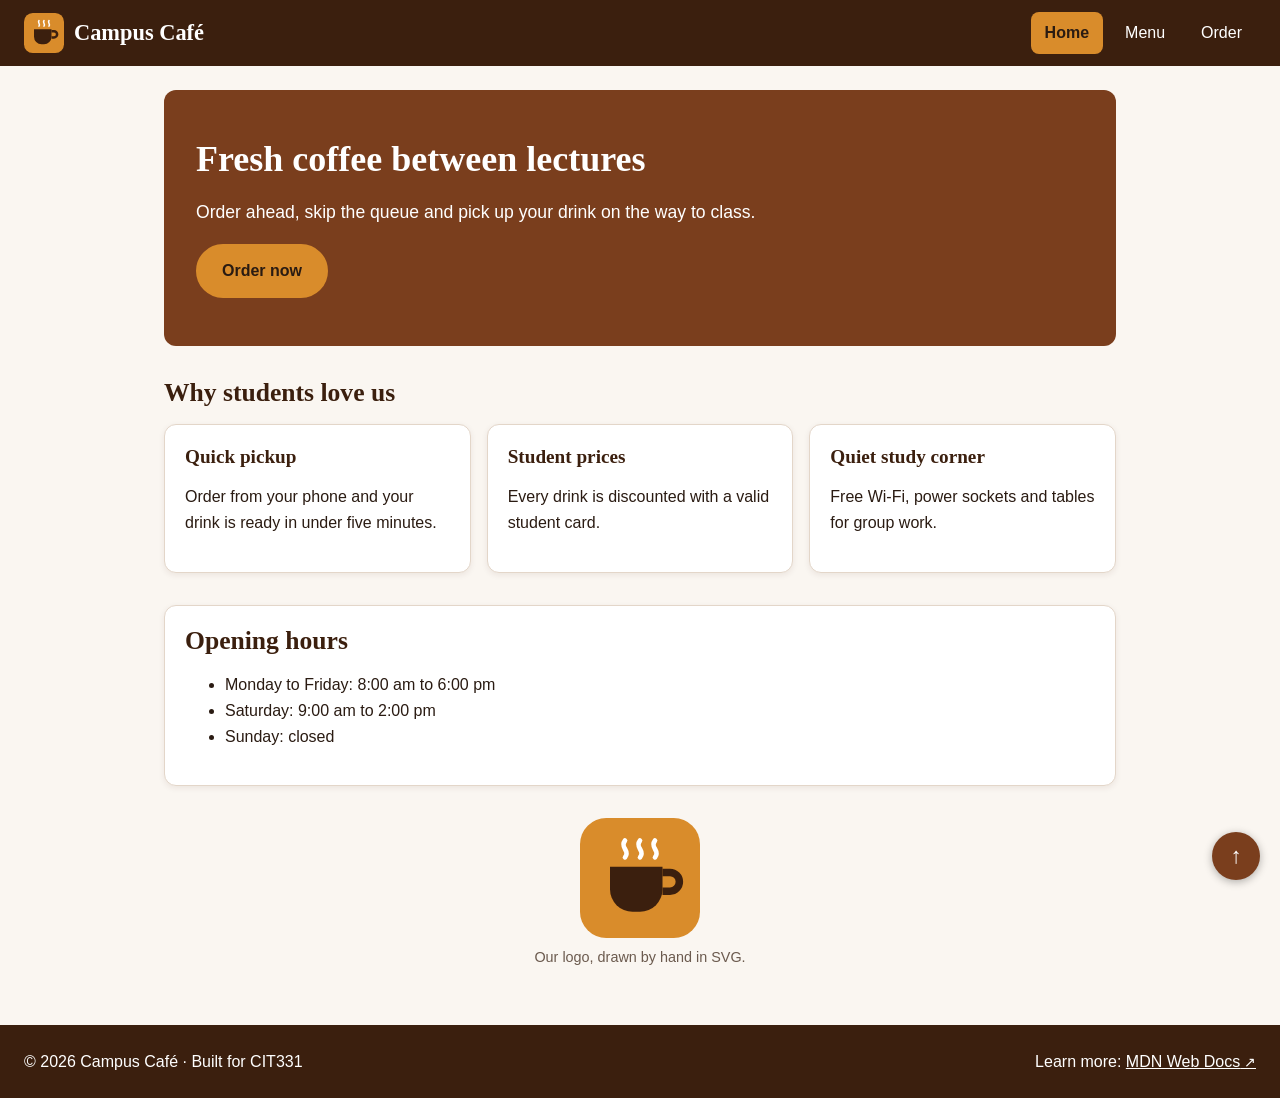
<file: index.html>
<!DOCTYPE html>
<html lang="en">
<head>
  <meta charset="UTF-8">
  <meta name="viewport" content="width=device-width, initial-scale=1.0">
  <meta name="description" content="Campus Café: fresh coffee, snacks and a quiet study space.">
  <title>Campus Café | Home</title>
  <link rel="stylesheet" href="css/styles.css">
</head>
<body id="top">
  <a class="skip-link" href="#main">Skip to main content</a>

  <header class="site-header">
    <a class="brand" href="index.html">
      <img src="images/logo.svg" alt="" width="40" height="40">
      <span>Campus Café</span>
    </a>
    <nav aria-label="Main">
      <ul class="nav-list">
        <li><a href="index.html" class="active" aria-current="page">Home</a></li>
        <li><a href="menu.html">Menu</a></li>
        <li><a href="order.html">Order</a></li>
      </ul>
    </nav>
  </header>

  <main id="main">
    <section class="hero">
      <h1>Fresh coffee between lectures</h1>
      <p>Order ahead, skip the queue and pick up your drink on the way to class.</p>
      <a class="btn" href="order.html">Order now</a>
    </section>

    <section class="highlights">
      <h2>Why students love us</h2>
      <div class="card-row">
        <article class="card">
          <h3>Quick pickup</h3>
          <p>Order from your phone and your drink is ready in under five minutes.</p>
        </article>
        <article class="card">
          <h3>Student prices</h3>
          <p>Every drink is discounted with a valid student card.</p>
        </article>
        <article class="card">
          <h3>Quiet study corner</h3>
          <p>Free Wi-Fi, power sockets and tables for group work.</p>
        </article>
      </div>
    </section>

    <aside class="card notice">
      <h2>Opening hours</h2>
      <ul>
        <li>Monday to Friday: <time datetime="08:00">8:00 am</time> to <time datetime="18:00">6:00 pm</time></li>
        <li>Saturday: <time datetime="09:00">9:00 am</time> to <time datetime="14:00">2:00 pm</time></li>
        <li>Sunday: closed</li>
      </ul>
    </aside>

    <figure class="logo-figure">
      <img src="images/logo.svg" alt="Campus Café logo: a coffee cup with steam" width="120" height="120">
      <figcaption>Our logo, drawn by hand in SVG.</figcaption>
    </figure>
  </main>

  <footer class="site-footer">
    <p>&copy; 2026 Campus Café &middot; Built for CIT331</p>
    <p>Learn more: <a href="https://developer.mozilla.org/" target="_blank" rel="noopener noreferrer">MDN Web Docs</a></p>
  </footer>

  <a class="back-to-top" href="#top" aria-label="Back to top">&uarr;</a>
</body>
</html>
</file>
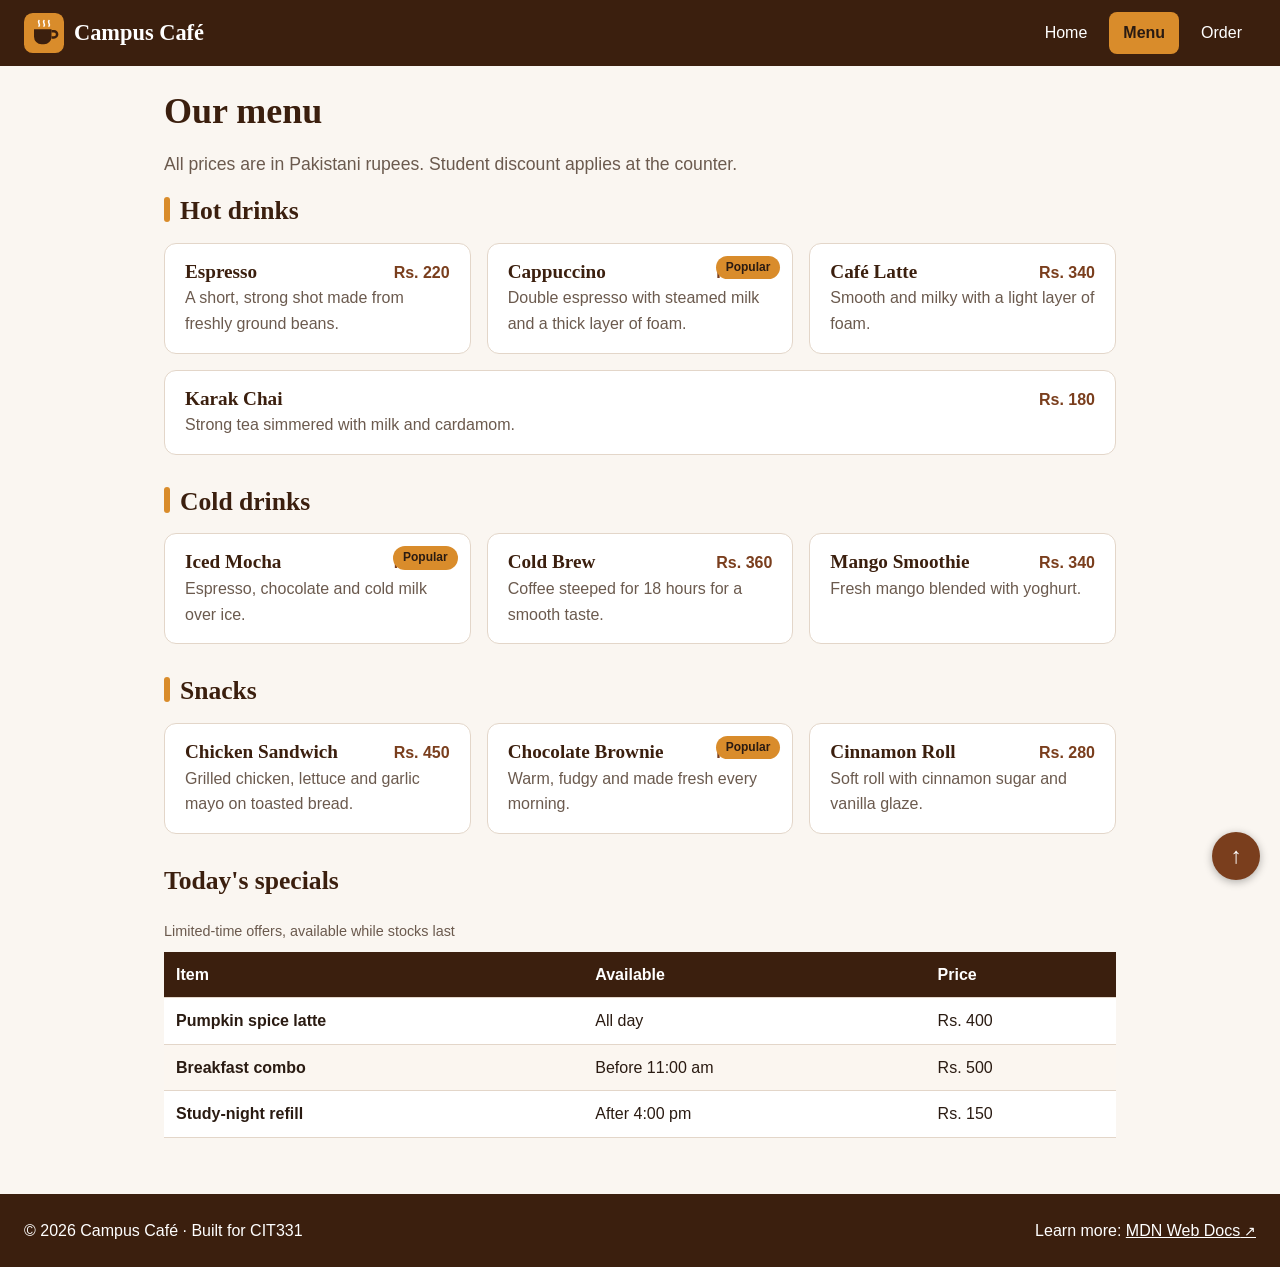
<file: menu.html>
<!DOCTYPE html>
<html lang="en">
<head>
  <meta charset="UTF-8">
  <meta name="viewport" content="width=device-width, initial-scale=1.0">
  <meta name="description" content="The Campus Café menu: hot drinks, cold drinks and snacks.">
  <title>Campus Café | Menu</title>
  <link rel="stylesheet" href="css/styles.css">
</head>
<body id="top">
  <a class="skip-link" href="#main">Skip to main content</a>

  <header class="site-header">
    <a class="brand" href="index.html">
      <img src="images/logo.svg" alt="" width="40" height="40">
      <span>Campus Café</span>
    </a>
    <nav aria-label="Main">
      <ul class="nav-list">
        <li><a href="index.html">Home</a></li>
        <li><a href="menu.html" class="active" aria-current="page">Menu</a></li>
        <li><a href="order.html">Order</a></li>
      </ul>
    </nav>
  </header>

  <main id="main">
    <h1>Our menu</h1>
    <p>All prices are in Pakistani rupees. Student discount applies at the counter.</p>

    <section class="menu-group">
      <h2>Hot drinks</h2>
      <div class="menu-list">
        <article class="menu-item">
          <div class="item-head">
            <h3>Espresso</h3>
            <span class="price">Rs. 220</span>
          </div>
          <p>A short, strong shot made from freshly ground beans.</p>
        </article>

        <article class="menu-item">
          <span class="badge">Popular</span>
          <div class="item-head">
            <h3>Cappuccino</h3>
            <span class="price">Rs. 320</span>
          </div>
          <p>Double espresso with steamed milk and a thick layer of foam.</p>
        </article>

        <article class="menu-item">
          <div class="item-head">
            <h3>Caf&eacute; Latte</h3>
            <span class="price">Rs. 340</span>
          </div>
          <p>Smooth and milky with a light layer of foam.</p>
        </article>

        <article class="menu-item">
          <div class="item-head">
            <h3>Karak Chai</h3>
            <span class="price">Rs. 180</span>
          </div>
          <p>Strong tea simmered with milk and cardamom.</p>
        </article>
      </div>
    </section>

    <section class="menu-group">
      <h2>Cold drinks</h2>
      <div class="menu-list">
        <article class="menu-item">
          <span class="badge">Popular</span>
          <div class="item-head">
            <h3>Iced Mocha</h3>
            <span class="price">Rs. 380</span>
          </div>
          <p>Espresso, chocolate and cold milk over ice.</p>
        </article>

        <article class="menu-item">
          <div class="item-head">
            <h3>Cold Brew</h3>
            <span class="price">Rs. 360</span>
          </div>
          <p>Coffee steeped for 18 hours for a smooth taste.</p>
        </article>

        <article class="menu-item">
          <div class="item-head">
            <h3>Mango Smoothie</h3>
            <span class="price">Rs. 340</span>
          </div>
          <p>Fresh mango blended with yoghurt.</p>
        </article>
      </div>
    </section>

    <section class="menu-group">
      <h2>Snacks</h2>
      <div class="menu-list">
        <article class="menu-item">
          <div class="item-head">
            <h3>Chicken Sandwich</h3>
            <span class="price">Rs. 450</span>
          </div>
          <p>Grilled chicken, lettuce and garlic mayo on toasted bread.</p>
        </article>

        <article class="menu-item">
          <span class="badge">Popular</span>
          <div class="item-head">
            <h3>Chocolate Brownie</h3>
            <span class="price">Rs. 250</span>
          </div>
          <p>Warm, fudgy and made fresh every morning.</p>
        </article>

        <article class="menu-item">
          <div class="item-head">
            <h3>Cinnamon Roll</h3>
            <span class="price">Rs. 280</span>
          </div>
          <p>Soft roll with cinnamon sugar and vanilla glaze.</p>
        </article>
      </div>
    </section>

    <section class="specials">
      <h2>Today's specials</h2>
      <div class="table-wrap">
        <table>
          <caption>Limited-time offers, available while stocks last</caption>
          <thead>
            <tr>
              <th scope="col">Item</th>
              <th scope="col">Available</th>
              <th scope="col">Price</th>
            </tr>
          </thead>
          <tbody>
            <tr><th scope="row">Pumpkin spice latte</th><td>All day</td><td>Rs. 400</td></tr>
            <tr><th scope="row">Breakfast combo</th><td>Before 11:00 am</td><td>Rs. 500</td></tr>
            <tr><th scope="row">Study-night refill</th><td>After 4:00 pm</td><td>Rs. 150</td></tr>
          </tbody>
        </table>
      </div>
    </section>
  </main>

  <footer class="site-footer">
    <p>&copy; 2026 Campus Caf&eacute; &middot; Built for CIT331</p>
    <p>Learn more: <a href="https://developer.mozilla.org/" target="_blank" rel="noopener noreferrer">MDN Web Docs</a></p>
  </footer>

  <a class="back-to-top" href="#top" aria-label="Back to top">&uarr;</a>
</body>
</html>
</file>
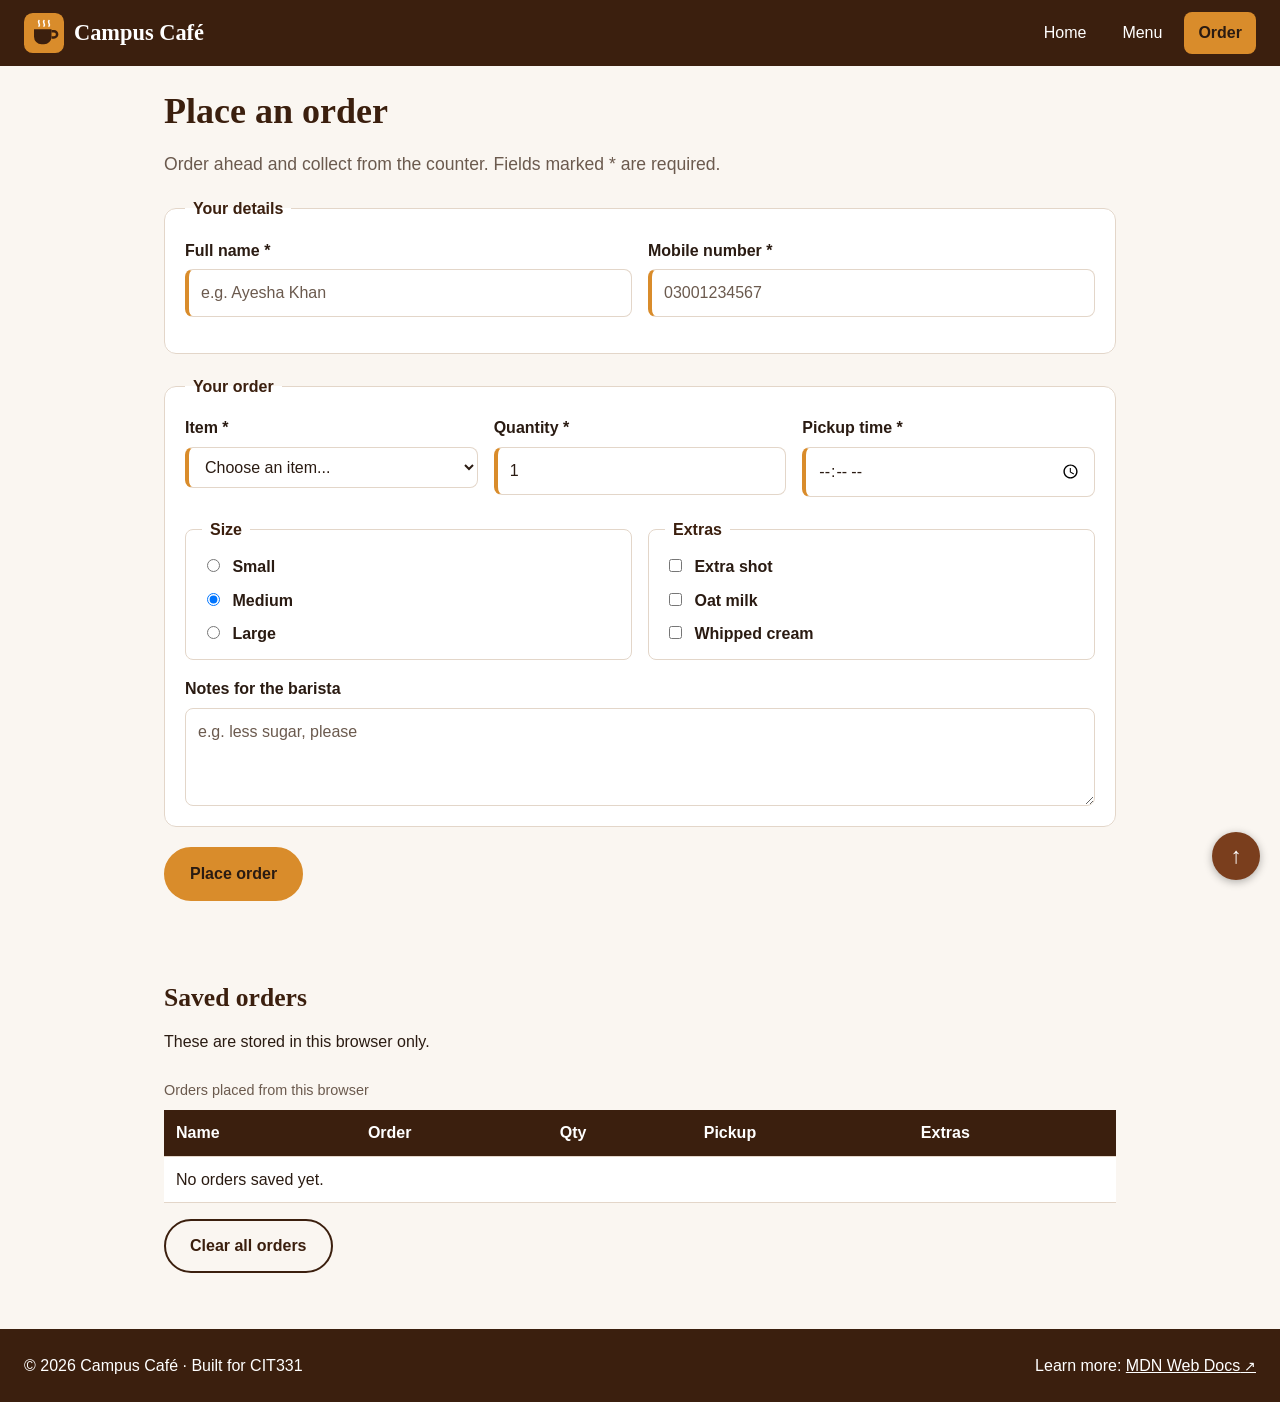
<file: order.html>
<!DOCTYPE html>
<html lang="en">
<head>
  <meta charset="UTF-8">
  <meta name="viewport" content="width=device-width, initial-scale=1.0">
  <meta name="description" content="Order ahead from Campus Café and collect at the counter.">
  <title>Campus Café | Order</title>
  <link rel="stylesheet" href="css/styles.css">
  <script src="js/order.js" defer></script>
</head>
<body id="top">
  <a class="skip-link" href="#main">Skip to main content</a>

  <header class="site-header">
    <a class="brand" href="index.html">
      <img src="images/logo.svg" alt="" width="40" height="40">
      <span>Campus Café</span>
    </a>
    <nav aria-label="Main">
      <ul class="nav-list">
        <li><a href="index.html">Home</a></li>
        <li><a href="menu.html">Menu</a></li>
        <li><a href="order.html" class="active" aria-current="page">Order</a></li>
      </ul>
    </nav>
  </header>

  <main id="main">
    <h1>Place an order</h1>
    <p>Order ahead and collect from the counter. Fields marked * are required.</p>

    <form id="order-form" action="#" method="post">
      <fieldset>
        <legend>Your details</legend>
        <div class="form-row">
          <div class="field">
            <label for="name">Full name *</label>
            <input type="text" id="name" name="name" required minlength="3"
                   maxlength="50" placeholder="e.g. Ayesha Khan"
                   autocomplete="name">
          </div>
          <div class="field">
            <label for="phone">Mobile number *</label>
            <input type="tel" id="phone" name="phone" required
                   pattern="03[0-9]{9}"
                   title="11 digits starting with 03, for example 03001234567"
                   placeholder="03001234567" autocomplete="tel">
          </div>
        </div>
      </fieldset>

      <fieldset>
        <legend>Your order</legend>

        <div class="form-row">
          <div class="field">
            <label for="item">Item *</label>
            <select id="item" name="item" required>
              <option value="">Choose an item...</option>
              <option>Espresso</option>
              <option>Cappuccino</option>
              <option>Cafe Latte</option>
              <option>Karak Chai</option>
              <option>Iced Mocha</option>
              <option>Cold Brew</option>
              <option>Mango Smoothie</option>
              <option>Chicken Sandwich</option>
              <option>Chocolate Brownie</option>
              <option>Cinnamon Roll</option>
            </select>
          </div>

          <div class="field">
            <label for="qty">Quantity *</label>
            <input type="number" id="qty" name="qty" required
                   min="1" max="10" value="1">
          </div>

          <div class="field">
            <label for="pickup">Pickup time *</label>
            <input type="time" id="pickup" name="pickup" required
                   min="08:00" max="18:00">
          </div>
        </div>

        <div class="form-row">
          <fieldset class="choice">
            <legend>Size</legend>
            <label><input type="radio" name="size" value="Small"> Small</label>
            <label><input type="radio" name="size" value="Medium" checked> Medium</label>
            <label><input type="radio" name="size" value="Large"> Large</label>
          </fieldset>

          <fieldset class="choice">
            <legend>Extras</legend>
            <label><input type="checkbox" name="extras" value="Extra shot"> Extra shot</label>
            <label><input type="checkbox" name="extras" value="Oat milk"> Oat milk</label>
            <label><input type="checkbox" name="extras" value="Whipped cream"> Whipped cream</label>
          </fieldset>
        </div>

        <div class="field">
          <label for="notes">Notes for the barista</label>
          <textarea id="notes" name="notes" rows="3" maxlength="200"
                    placeholder="e.g. less sugar, please"></textarea>
        </div>
      </fieldset>

      <button type="submit" class="btn">Place order</button>
      <p id="message" role="status" aria-live="polite"></p>
    </form>

    <section class="saved-orders">
      <h2>Saved orders</h2>
      <p>These are stored in this browser only.</p>

      <div class="table-wrap">
        <table>
          <caption>Orders placed from this browser</caption>
          <thead>
            <tr>
              <th scope="col">Name</th>
              <th scope="col">Order</th>
              <th scope="col">Qty</th>
              <th scope="col">Pickup</th>
              <th scope="col">Extras</th>
            </tr>
          </thead>
          <tbody id="orders-body"></tbody>
        </table>
      </div>

      <button type="button" id="clear-orders" class="btn btn-secondary">
        Clear all orders
      </button>
    </section>
  </main>

  <footer class="site-footer">
    <p>&copy; 2026 Campus Café &middot; Built for CIT331</p>
    <p>
      Learn more:
      <a href="https://developer.mozilla.org/" target="_blank"
         rel="noopener noreferrer">MDN Web Docs</a>
    </p>
  </footer>

  <a class="back-to-top" href="#top" aria-label="Back to top">&uarr;</a>
</body>
</html>
</file>
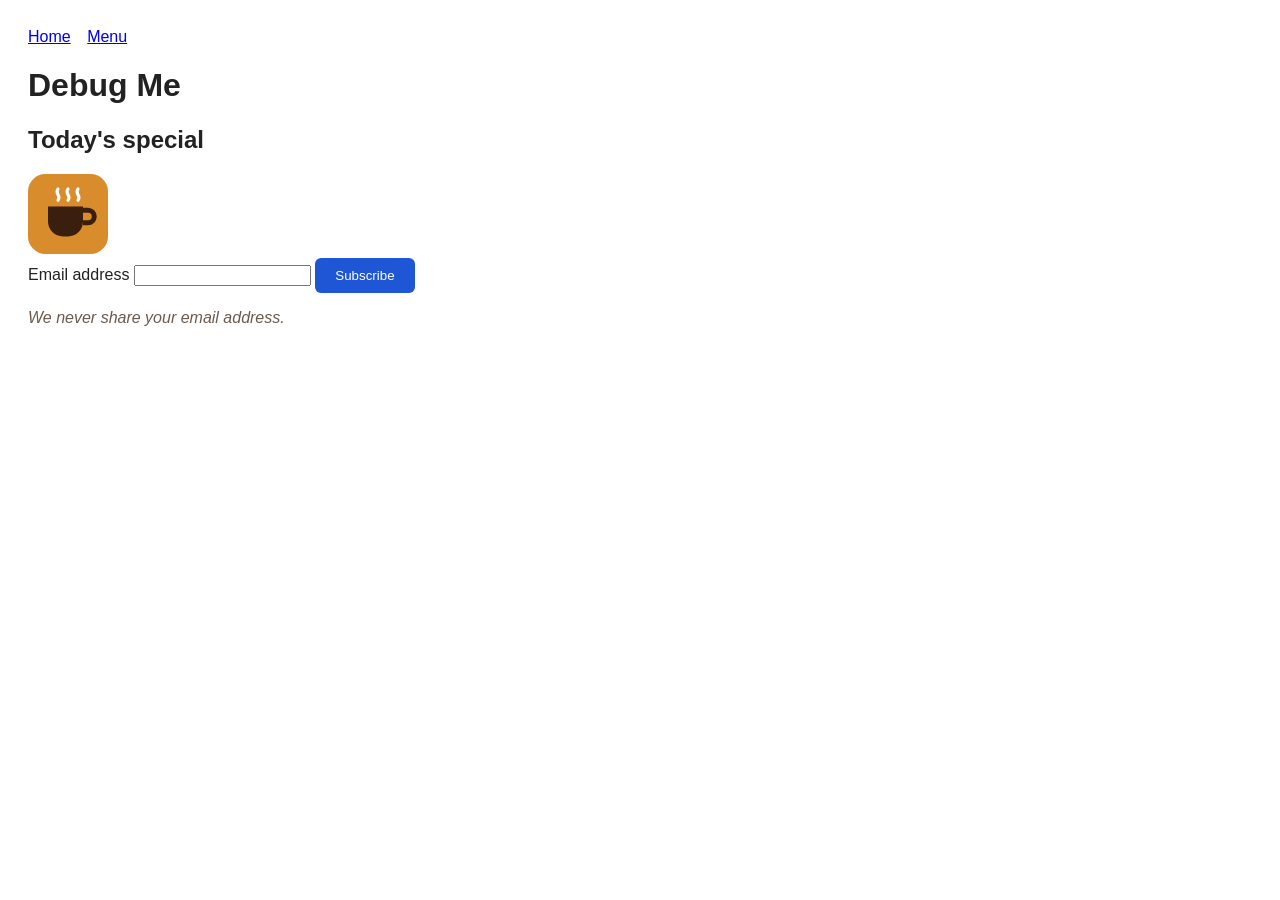
<file: debug/bugs.html>
<!DOCTYPE html>
<html lang="en">
<head>
  <meta charset="UTF-8">
  <meta name="viewport" content="width=device-width, initial-scale=1.0">
  <title>Debug Me</title>
  <link rel="stylesheet" href="bugs.css">
</head>
<body>
  <nav class="menu">
    <a href="../index.html">Home</a>
    <a href="../menu.html">Menu</a>
  </nav>

  <main>
    <h1>Debug Me</h1>
    <h2>Today's special</h2>
    <img src="../images/logo.svg" width="80" height="80" alt="Campus Cafe logo">

    <form>
      <label for="email">Email address</label>
      <input type="email" id="email" name="email" required>
      <button class="btn">Subscribe</button>
    </form>

    <p class="note">We never share your email address.</p>
  </main>
</body>
</html>
</file>
<file: css/styles.css>
/* ===== Campus Café: styles.css ===== */

/* ---------- 1. Reset, tokens and base typography ---------- */
*, *::before, *::after {
  box-sizing: border-box;
}

:root {
  --brand: #7a3e1d;
  --brand-dark: #3b1f0e;
  --accent: #d98c2b;
  --bg: #faf6f1;
  --surface: #ffffff;
  --text: #2a1b12;
  --muted: #6b5a4e;
  --border: #e3d6c9;
  --space: 16px;
  --radius: 12px;
}

body {
  margin: 0;
  font-family: "Segoe UI", Arial, sans-serif;
  font-size: 1rem;
  line-height: 1.6;
  color: var(--text);
  background: var(--bg);
}

/* ---------- 2. Headings, links, focus ---------- */
h1, h2, h3 {
  font-family: Georgia, "Times New Roman", serif;
  color: var(--brand-dark);
  line-height: 1.2;
}

h1 {
  font-size: 2.25rem;
  margin: 0 0 var(--space);
}

h2 {
  font-size: 1.6rem;
  margin: 0 0 var(--space);
}

h3 {
  font-size: 1.2rem;
  margin: 0 0 8px;
}

a {
  color: var(--brand);
}

a:hover {
  color: var(--brand-dark);
  text-decoration-thickness: 3px;
}

a:focus-visible,
button:focus-visible,
input:focus-visible,
select:focus-visible,
textarea:focus-visible {
  outline: 3px solid var(--brand);
  outline-offset: 3px;
}

/* ---------- 3. Page shell ---------- */
#main {
  max-width: 1000px;
  margin: 0 auto;
  padding: 24px;
}

main > section,
main > aside,
main > figure {
  margin: 0 0 32px;
}

h1 + p {
  font-size: 1.1rem;
  color: var(--muted);
}
.brand {
  color: #fff;
  text-decoration: none;
  font-family: Georgia, "Times New Roman", serif;
  font-size: 1.4rem;
  font-weight: 700;
}

.nav-list {
  list-style: none;
  margin: 12px 0 0;
  padding: 0;
}

.nav-list li {
  display: inline-block;
}

.nav-list a {
  display: inline-block;
  color: #fff;
  text-decoration: none;
  padding: 8px 14px;
  border-radius: 8px;
}

.nav-list a:not(.active):hover {
  background: rgba(255, 255, 255, 0.18);
}

.nav-list a.active {
  background: var(--accent);
  color: var(--text);
  font-weight: 700;
}

/* ---------- 5. Footer ---------- */
.site-footer {
  background: var(--brand-dark);
  color: #fff;
  padding: 20px 24px;
}

.site-footer p {
  margin: 4px 0;
}

.site-footer a {
  color: #fff;
}
/* ---------- 6. Hero, buttons, cards ---------- */
.hero {
  background: var(--brand);
  color: #fff;
  padding: 48px 32px;
  border-radius: var(--radius);
}

.hero h1,
.hero p {
  color: #fff;
}

.hero h1 { margin-bottom: 12px; }

.btn {
  display: inline-block;
  background: var(--accent);
  color: var(--text);
  font: inherit;
  font-weight: 700;
  padding: 12px 24px;
  border: 2px solid var(--accent);
  border-radius: 999px;
  text-decoration: none;
  cursor: pointer;
}

.btn:hover {
  background: var(--brand-dark);
  border-color: var(--brand-dark);
  color: #fff;
}

.btn-secondary {
  background: transparent;
  color: var(--brand-dark);
  border-color: var(--brand-dark);
}

.btn-secondary:hover {
  background: var(--brand-dark);
  color: #fff;
}

.card {
  background: var(--surface);
  border: 1px solid var(--border);
  border-radius: var(--radius);
  padding: 20px;
  box-shadow: 0 2px 6px rgba(59, 31, 14, 0.08);
}

.logo-figure { text-align: center; }

figcaption { color: var(--muted); font-size: 0.9rem; }
/* ---------- 7. Menu, tables ---------- */
.menu-group h2::before {
  content: "";
  display: inline-block;
  width: 6px;
  height: 1em;
  margin-right: 10px;
  background: var(--accent);
  border-radius: 3px;
  vertical-align: -0.12em;
}

.menu-item {
  background: var(--surface);
  border: 1px solid var(--border);
  border-radius: var(--radius);
  padding: 16px 20px;
  margin-bottom: 16px;
}

.menu-item p {
  margin: 0;
  color: var(--muted);
}

.item-head h3 { margin: 0; }

.price {
  font-weight: 700;
  color: var(--brand);
}

table {
  width: 100%;
  border-collapse: collapse;
  background: var(--surface);
}

caption {
  text-align: left;
  padding: 8px 0;
  color: var(--muted);
  font-size: 0.9rem;
}

th, td {
  text-align: left;
  padding: 10px 12px;
  border-bottom: 1px solid var(--border);
}

thead th {
  background: var(--brand-dark);
  color: #fff;
}

tbody th { font-weight: 600; }

tbody tr:nth-child(even) {
  background: #fbf6f0;
}

/* ---------- 8. Attribute selectors and pseudo-elements ---------- */
a[href^="http"]::after {
  content: " \2197";
  font-size: 0.85em;
}
/* ---------- 9. Forms ---------- */
form > fieldset {
  background: var(--surface);
  border: 1px solid var(--border);
  border-radius: var(--radius);
  padding: 16px 20px;
  margin: 0 0 20px;
}

legend {
  font-weight: 700;
  padding: 0 8px;
  color: var(--brand-dark);
}

label { font-weight: 600; }

input, select, textarea {
  font: inherit;
  width: 100%;
  padding: 10px 12px;
  border: 1px solid var(--border);
  border-radius: 8px;
  background: #fff;
  color: var(--text);
}

input[type="radio"],
input[type="checkbox"] {
  width: auto;
  margin-right: 8px;
}

input[required],
select[required] {
  border-left: 4px solid var(--accent);
}

input[placeholder]:not(:placeholder-shown):invalid {
  border-color: #b3261e;
}

::placeholder {
  color: var(--muted);
  opacity: 1;
}

#message {
  min-height: 1.6em;
  font-weight: 600;
  color: #0a6b50;
}
/* ---------- 10. Positioning ---------- */

/* Badge positioned inside menu item */
.menu-item {
  position: relative;
}

.badge {
  position: absolute;
  top: 12px;
  right: 12px;
  background: var(--accent);
  color: var(--text);
  font-size: 0.75rem;
  font-weight: 700;
  padding: 2px 10px;
  border-radius: 999px;
}

/* Fixed back-to-top button */
.back-to-top {
  position: fixed;
  right: 20px;
  bottom: 20px;
  width: 48px;
  height: 48px;
  display: flex;
  align-items: center;
  justify-content: center;
  background: var(--brand);
  color: #fff;
  font-size: 1.4rem;
  text-decoration: none;
  border-radius: 50%;
  box-shadow: 0 2px 8px rgba(0, 0, 0, 0.3);
}

.back-to-top:hover {
  background: var(--brand-dark);
  color: #fff;
}

/* Hidden skip link */
.skip-link {
  position: absolute;
  left: -9999px;
  top: 0;
}

.skip-link:focus {
  left: 8px;
  top: 8px;
  z-index: 200;
  background: #fff;
  color: var(--brand-dark);
  padding: 8px 14px;
  border-radius: 8px;
}

.brand {
  display: flex;
  align-items: center;
  gap: 10px;
}

.nav-list {
  display: flex;
  gap: 8px;
  margin: 0;
}

.site-footer {
  display: flex;
  flex-wrap: wrap;
  align-items: center;
  justify-content: space-between;
  gap: 8px 24px;
}
/* ---------- 12. Flexbox: cards and menu ---------- */
.card-row {
  display: flex;
  flex-wrap: wrap;
  gap: 16px;
}

.card-row > .card {
  flex: 1 1 260px;
}

.menu-list {
  display: flex;
  flex-wrap: wrap;
  gap: 16px;
}

.menu-item {
  flex: 1 1 300px;
  margin-bottom: 0;
}

.item-head {
  display: flex;
  justify-content: space-between;
  align-items: baseline;
  gap: 12px;
}

/* Keep footer at the bottom of short pages */
body {
  min-height: 100vh;
  display: flex;
  flex-direction: column;
}

#main {
  width: 100%;
  flex: 1;
}

/* ---------- 13. Flexbox: form layout ---------- */
.form-row {
  display: flex;
  flex-wrap: wrap;
  gap: 16px;
  margin-bottom: 16px;
}

.form-row > .field,
.form-row > .choice {
  flex: 1 1 220px;
}

.field {
  display: flex;
  flex-direction: column;
  gap: 6px;
  margin-bottom: 4px;
}

fieldset.choice {
  display: flex;
  flex-direction: column;
  gap: 8px;
  margin: 0;
  border: 1px solid var(--border);
  border-radius: 8px;
  padding: 12px 16px;
}

.saved-orders {
  margin-top: 40px;
}

.table-wrap {
  overflow-x: auto;
  margin-bottom: 16px;
}

/* ---------- 14. Responsive ---------- */
img {
  max-width: 100%;
  height: auto;
}

@media (max-width: 768px) {
  h1 {
    font-size: 1.9rem;
  }

  #main {
    padding: 16px;
  }

  .hero {
    padding: 32px 20px;
  }
}

@media (max-width: 480px) {
  .nav-list {
    flex-wrap: wrap;
  }

  .btn {
    display: block;
    width: 100%;
    text-align: center;
  }

  .site-footer {
    flex-direction: column;
    align-items: flex-start;
  }
}
.site-header {
  display: flex;
  flex-wrap: wrap;
  align-items: center;
  justify-content: space-between;
  gap: 12px;
  position: sticky;
  top: 0;
  z-index: 100;
  background: var(--brand-dark);
  color: #fff;
  padding: 12px 24px;
}
</file>
<file: debug/bugs.css>
body {
  font-family: Arial, sans-serif;
  background: #ffffff;
  color: #222222;
  padding: 20px;
}

.menu a {
  margin-right: 12px;
}

.btn {
  background: #1e56d6;
  color: #ffffff;
  padding: 10px 20px;
  border: none;
  border-radius: 6px;
}

.btn:hover {
  background: #0b1f3a;
  cursor: pointer;
}

.note {
  font-style: italic;
  color: #6b5a4e;
}
</file>
